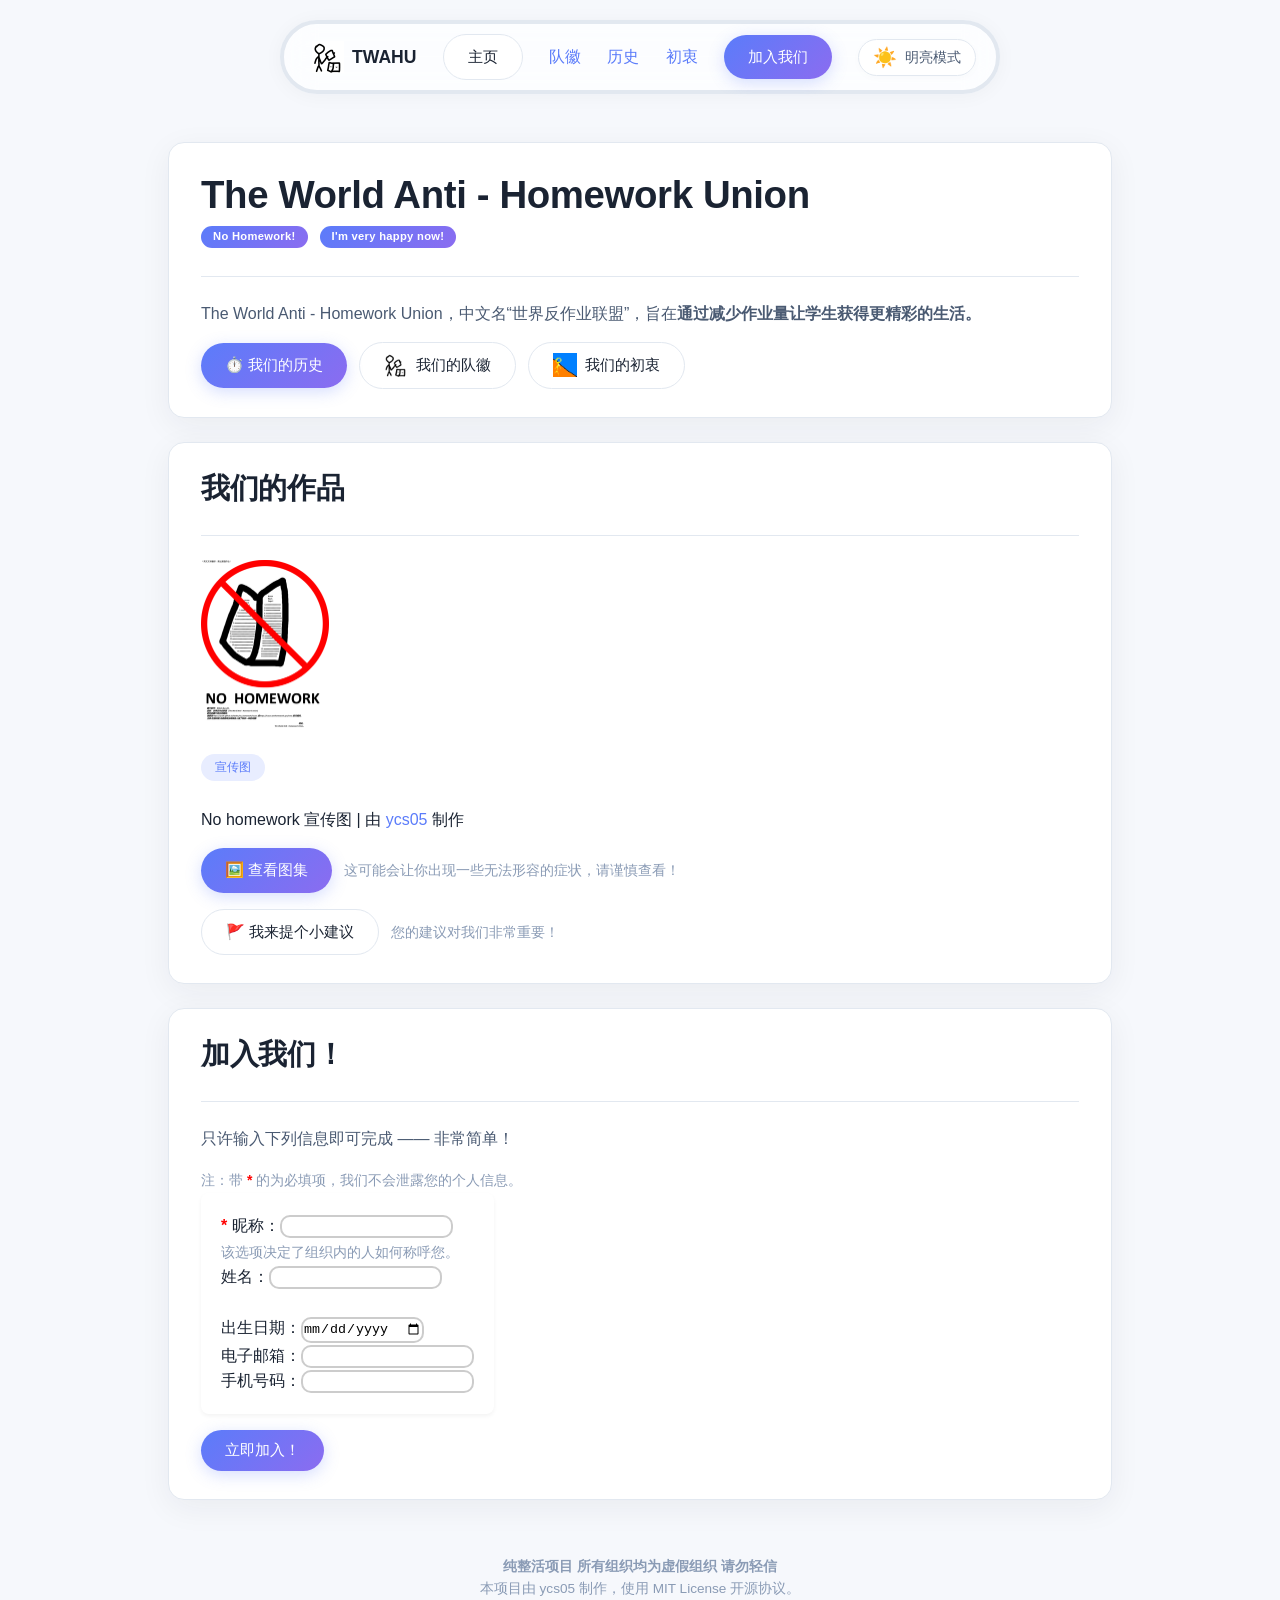
<file: index.html>
<!DOCTYPE HTML>
<html lang="zh-CN" data-theme="dark">
<head>
	<title>The World Anti - Homework Union | 世界反作业联盟</title>
	<meta charset="utf-8">
	<meta name="viewport" content="width=device-width, initial-scale=1.0">
	<meta name="description" content="世界反作业联盟（TWAHU，The World Anti - Homework Union），旨在通过减少作业量让学生获得更精彩的生活。">
	<meta name="keywords" content="反作业, Anti-homework">
	<link rel="icon" href="icon.png">
	<link rel="stylesheet" href="style.css">
</head>
<body>
	<nav class="navbar">
		<div class="logo">
		<img src="icon.png" width=32 height=32><strong>TWAHU</strong>
		</div>
		<a class="btn">主页</a>
		<a href="icon.png">队徽</a>
		<a href="history/index.html">历史</a>
		<a href="original_intention">初衷</a>
		<a href="#joinus" class="btn btn-primary">加入我们</a>
		<button class="theme-toggle" id="themeToggle">
            <span class="icon" id="themeIcon">🌙</span>
            <span id="themeLabel">暗黑模式</span>
        </button>
		<!--<a class="btn btn-outline" href="https://ycs05.github.io/home.html">返回到 <span class="btn btn-primary">ycs05 的个人网站</span></a>-->
	</nav>
	<main class="container">
        <section class="card">
            <h1><strong>The World Anti - Homework Union</strong></h1>
			<div class="card-header"><span class="badge">No Homework!</span><span class="badge">I'm very happy now!</span></div>
            <div class="divider"></div>
			<p>The World Anti - Homework Union，中文名“世界反作业联盟”，旨在<strong>通过减少作业量让学生获得更精彩的生活。</strong></p>
			<div class="flex mt-16">
				<a class="btn btn-primary" href="history/index.html">⏱️ 我们的历史</a>
				<a class="btn btn-outline" href="icon.png"><img src="icon.png" width=24 height=24> 我们的队徽</a>
				<a class="btn btn-outline" href=""><img src="original_intention_icon.png" width=24 height=24> 我们的初衷</a>
			</div>
        </section>
		<section class="card">
			<h2>我们的作品</h2>
			<div class="divider"></div>
			<img src="no_homework/NO HOMEWORK! By ycs05 - 3.0.png" width=128>
			<div class="flex mt-16">
				<span class="tag">宣传图</span>
			</div>
			<br>
			<span>No homework 宣传图 | 由 <a href="https://github.com/ycs05/">ycs05</a> 制作</span>
			<div class="flex mt-16">
				<a class="btn btn-primary" href="">🖼️ 查看图集</strong></a>
				<span class="text-muted text-sm">这可能会让你出现一些无法形容的症状，请谨慎查看！</span>
			</div>
			<div class="flex mt-16">
				<a class="btn" href="https://github.com/ycs05/messaround_nohomework/issues/new">🚩 我来提个小建议</a>
				<span class="text-muted text-sm">您的建议对我们非常重要！</span>
			</div>
		</section>
		<section class="card" id="joinus">
			<h2>加入我们！</h2>
			<div class="divider"></div>
			<p>只许输入下列信息即可完成 —— 非常简单！</p>
			<span class="text-muted text-sm">注：带 <strong style="color:red;">*</strong> 的为必填项，我们不会泄露您的个人信息。</span>
			<br>
			<form action="" method="post" class="form-row">
				<fieldset>
					<span><strong style="color:red;">*</strong> 昵称：</span><input>
					<br>
					<span class="text-muted text-sm">该选项决定了组织内的人如何称呼您。</span>
					<br>
					<span>姓名：</span><input name="fullname">
					<br><br>
					<span>出生日期：<input type="date"></span>
					<br>
					<span>电子邮箱：<input type="email" name="email" required></span>
					<br>
					<span>手机号码：<input type="tel" name="tel"></span>
				</fieldset>
			</form>
			<br><br>
			<button class="btn btn-primary" onclick="(async(btn)=>{btn.disabled=true;btn.innerText='正在注册……';await new Promise(r=>setTimeout(r,2000));alert('注册失败！\n原因：主站“https://userfiles.antihomework.gov/”访问失败。\n请尝试以下解决方案：\n1、切换网络。\n2、重启路由器或宽带。\n3、主站容易被 DDoS，可能需要等待一段时间才能进入。');btn.innerText='立即加入！';btn.disabled=false;})(this)">立即加入！</button>
		</section>
		<div class="footer">
			<strong><span>纯整活项目 所有组织均为虚假组织 请勿轻信</span></strong>
			<br>
			<span><a href="https://github.com/ycs05/messaround_nohomework/">本项目</a>由 <a href="https://github.com/ycs05">ycs05</a> 制作，使用 <a href="https://mit-license.org/">MIT License</a> 开源协议。</span>
		</div>
    </main>
	<script src="switchthememode.js"></script>
</body>
</file>
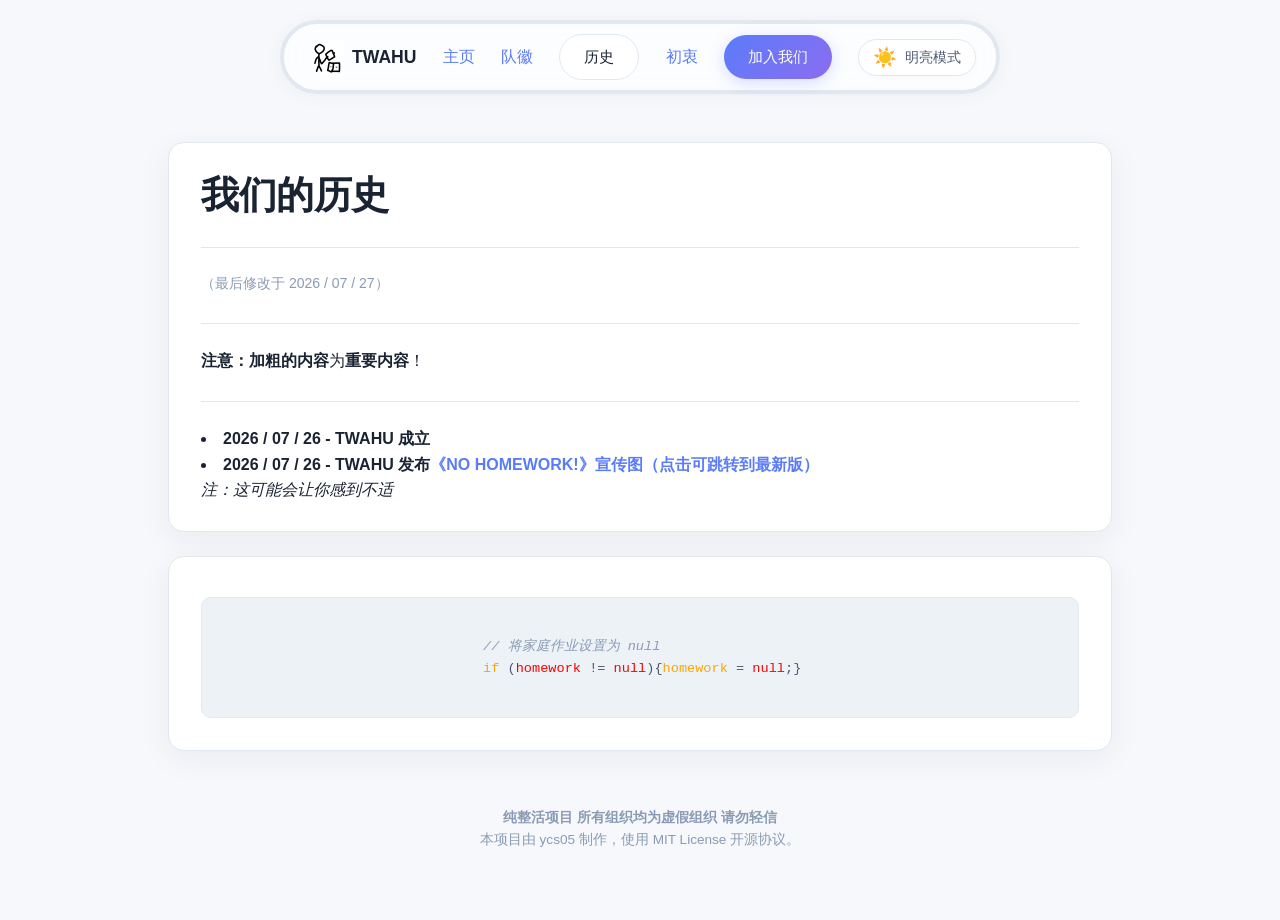
<file: history/index.html>
<!DOCTYPE HTML>
<html lang="zh-CN" data-theme="dark">
<head>
	<title>历史 - The World Anti - Homework Union | 世界反作业联盟</title>
	<meta charset="utf-8">
	<meta name="viewport" content="width=device-width, initial-scale=1.0">
	<link rel="icon" href="../icon.png">
	<link rel="stylesheet" href="../style.css">
</head>
<body>
	<nav class="navbar">
		<div class="logo">
		<img src="../icon.png" width=32 height=32><strong>TWAHU</strong>
		</div>
		<a href="../index.html">主页</a>
		<a href="../icon.png">队徽</a>
		<a class="btn">历史</a>
		<a href="../original_intention/index.html">初衷</a>
		<a href="../index.html#joinus" class="btn btn-primary">加入我们</a>
		<button class="theme-toggle" id="themeToggle">
            <span class="icon" id="themeIcon">🌙</span>
            <span id="themeLabel">暗黑模式</span>
        </button>
		<!--<a class="btn btn-outline" href="https://ycs05.github.io/home.html">返回到 <span class="btn btn-primary">ycs05 的个人网站</span></a>-->
	</nav>
	<main class="container">
		<section class="card">
			<h1><strong>我们的历史</strong></h1>
			<div class="divider"></div>
			<p class="text-muted text-sm">（最后修改于 2026 / 07 / 27）</p>
			<div class="divider"></div>
			<span><strong>注意：加粗的内容</strong>为<strong>重要内容</strong>！</span>
			<div class="divider"></div>
			<li><strong>2026 / 07 / 26 - TWAHU 成立</strong></li>
			<li><strong>2026 / 07 / 26 - TWAHU 发布<a href="../no_homework/NO HOMEWORK! By ycs05 - 3.0.png">《NO HOMEWORK!》宣传图（点击可跳转到最新版）</a></strong><br><i>注：这可能会让你感到不适</i></li>
		</section>
		<section class="card">
			<div class="code-block">
				<span class="comment">// 将家庭作业设置为 null</span>
				<span class="keyword" style="color:orange;" title="if - 只有当指定条件为 true 时，使用该语句来执行代码。">if</span><span> (<span class="keyword" style="color:red" title="变量 homework - 类型：annoything">homework</span> != <span class="keyword" style="color:red;" title="null 值特指未不存在任何对象值。它是 JavaScript 的原始值之一，且在布尔运算中被视为假值。">null</span>){<span class="keyword" style="color:orange;" title="变量 homework - 类型：annoything">homework</span> = <span class="keyword" style="color:red;" title="null 值特指未不存在任何对象值。它是 JavaScript 的原始值之一，且在布尔运算中被视为假值。">null</span>;}</span>
			</div>
		</section>
		<div class="footer">
			<strong><span>纯整活项目 所有组织均为虚假组织 请勿轻信</span></strong>
			<br>
			<span><a href="https://github.com/ycs05/messaround_nohomework/">本项目</a>由 <a href="https://github.com/ycs05">ycs05</a> 制作，使用 <a href="https://mit-license.org/">MIT License</a> 开源协议。</span>
		</div>
	</main>
	<script src="../switchthememode.js"></script>
</body>
</file>
<file: style.css>
:root {
  --bg-body: #f6f8fc;
  --bg-card: #ffffff;
  --bg-card-hover: #f0f4ff;
  --bg-nav: rgba(255, 255, 255, 0.72);
  --bg-code: #edf2f7;
  --text-primary: #1a2332;
  --text-secondary: #4a5a72;
  --text-muted: #8a9bb5;
  --text-on-primary: #ffffff;
  --border-light: #e2e8f0;
  --border-focus: #7c9bff;
  --shadow-card: 0 8px 32px rgba(26, 35, 50, 0.06);
  --shadow-card-hover: 0 16px 48px rgba(26, 35, 50, 0.10);
  --shadow-nav: 0 2px 20px rgba(26, 35, 50, 0.04);
  --accent: #5b7cfa;
  --accent-hover: #4a6ae6;
  --accent-light: #e8edff;
  --accent-gradient: linear-gradient(135deg, #5b7cfa, #8b6cf0);
  --radius: 16px;
  --radius-sm: 10px;
  --radius-full: 9999px;
  --transition: 0.3s cubic-bezier(0.4, 0, 0.2, 1);
}

[data-theme="dark"] {
  --bg-body: #0b0f1a;
  --bg-card: #161e2e;
  --bg-card-hover: #1f2a40;
  --bg-nav: rgba(11, 15, 26, 0.78);
  --bg-code: #1a2438;
  --text-primary: #edf2f9;
  --text-secondary: #b0c4dd;
  --text-muted: #6e85a8;
  --text-on-primary: #0b0f1a;
  --border-light: #26304a;
  --border-focus: #7c9bff;
  --shadow-card: 0 8px 32px rgba(0, 0, 0, 0.50);
  --shadow-card-hover: 0 16px 48px rgba(0, 0, 0, 0.60);
  --shadow-nav: 0 2px 20px rgba(0, 0, 0, 0.30);
  --accent: #6d8cff;
  --accent-hover: #5b7cfa;
  --accent-light: #1a274a;
  --accent-gradient: linear-gradient(135deg, #6d8cff, #a07cf0);
}

*,
*::before,
*::after {
  box-sizing: border-box;
  margin: 0;
  padding: 0;
}

html {
  scroll-behavior: smooth;
}

body {
  font-family: 'Inter', -apple-system, BlinkMacSystemFont, 'Segoe UI', Roboto, Helvetica, Arial, sans-serif;
  background-color: var(--bg-body);
  color: var(--text-primary);
  line-height: 1.6;
  transition: background-color var(--transition), color var(--transition);
  min-height: 100vh;
  padding: 0 24px 60px;
  -webkit-font-smoothing: antialiased;
  -moz-osx-font-smoothing: grayscale;
}

h1,
h2,
h3,
h4 {
  font-weight: 600;
  line-height: 1.25;
  letter-spacing: -0.01em;
  color: var(--text-primary);
  transition: color var(--transition);
}

h1 {
  font-size: 2.4rem;
  margin-bottom: 0.4rem;
}

h2 {
  font-size: 1.8rem;
  margin-bottom: 1rem;
}

h3 {
  font-size: 1.2rem;
  margin-bottom: 0.6rem;
}

p {
  color: var(--text-secondary);
  transition: color var(--transition);
  margin-bottom: 1rem;
}

a {
  color: var(--accent);
  text-decoration: none;
  transition: color var(--transition);
}

a:hover {
  color: var(--accent-hover);
}

.container {
  max-width: 960px;
  margin: 0 auto;
  padding: 0 8px;
}

.navbar {
  position: sticky;
  top: 16px;
  z-index: 100;
  background: var(--bg-nav);
  backdrop-filter: blur(16px) saturate(180%);
  -webkit-backdrop-filter: blur(16px) saturate(180%);
  border: 4px solid var(--border-light);
  border-radius: var(--radius-full);
  padding: 10px 20px 10px 28px;
  margin: 20px auto 48px;
  max-width: 720px;
  display: flex;
  align-items: center;
  justify-content: space-between;
  box-shadow: var(--shadow-nav);
  transition: background var(--transition), border-color var(--transition), box-shadow var(--transition);
}

.navbar .logo {
  font-weight: 600;
  font-size: 1.1rem;
  color: var(--text-primary);
  display: flex;
  align-items: center;
  gap: 8px;
  transition: color var(--transition);
}

.navbar .logo span {
  background: var(--accent-gradient);
  -webkit-background-clip: text;
  -webkit-text-fill-color: transparent;
  background-clip: text;
}

.theme-toggle {
  background: var(--bg-card);
  border: 1px solid var(--border-light);
  border-radius: var(--radius-full);
  padding: 8px 14px;
  font-size: 0.9rem;
  font-weight: 500;
  color: var(--text-secondary);
  cursor: pointer;
  display: flex;
  align-items: center;
  gap: 8px;
  transition: all var(--transition);
  box-shadow: 0 2px 8px rgba(0, 0, 0, 0.02);
  font-family: inherit;
}

.theme-toggle:hover {
  background: var(--bg-card-hover);
  border-color: var(--border-focus);
  color: var(--text-primary);
  transform: scale(1.02);
}

.theme-toggle:active {
  transform: scale(0.96);
}

.theme-toggle .icon {
  font-size: 1.2rem;
  line-height: 1;
  transition: transform 0.4s ease;
}

.theme-toggle .icon.spin {
  transform: rotate(360deg);
}

.card {
  background: var(--bg-card);
  border-radius: var(--radius);
  padding: 28px 32px;
  margin-bottom: 24px;
  border: 1px solid var(--border-light);
  box-shadow: var(--shadow-card);
  transition: all var(--transition);
}

.card:hover {
  box-shadow: var(--shadow-card-hover);
  border-color: var(--border-focus);
}

.card-header {
  display: flex;
  align-items: center;
  gap: 12px;
  margin-bottom: 16px;
}

.card-header .badge {
  background: var(--accent-gradient);
  color: #fff;
  font-size: 0.7rem;
  font-weight: 600;
  padding: 2px 12px;
  border-radius: var(--radius-full);
  letter-spacing: 0.3px;
}

.code-block {
  background: var(--bg-code);
  border-radius: var(--radius-sm);
  padding: 16px 20px;
  font-family: 'JetBrains Mono', 'Fira Code', monospace;
  font-size: 0.85rem;
  overflow-x: auto;
  color: var(--text-secondary);
  border: 1px solid var(--border-light);
  transition: background var(--transition), color var(--transition), border-color var(--transition);
  margin: 12px 0 4px;
  white-space: pre-wrap;
  word-break: break-word;
}

.code-block .comment {
  color: var(--text-muted);
  font-style: italic;
}

.code-block .keyword {
  color: var(--accent);
  font-weight: 500;
}

.btn {
  display: inline-flex;
  align-items: center;
  gap: 8px;
  padding: 10px 24px;
  border-radius: var(--radius-full);
  font-weight: 500;
  font-size: 0.95rem;
  font-family: inherit;
  border: none;
  cursor: pointer;
  transition: all var(--transition);
  background: var(--bg-card);
  color: var(--text-primary);
  border: 1px solid var(--border-light);
}

.btn-primary {
  background: var(--accent-gradient);
  color: var(--text-on-primary);
  border: none;
  box-shadow: 0 4px 16px rgba(91, 124, 250, 0.25);
}

.btn-primary:hover {
  transform: translateY(-2px);
  box-shadow: 0 8px 28px rgba(91, 124, 250, 1);
  color: #fff;
}

.btn-primary:active {
  transform: translateY(0);
}

.btn-outline {
  background: transparent;
  border: 1px solid var(--border-light);
}

.btn-outline:hover {
  background: var(--bg-card-hover);
  border-color: var(--border-focus);
}

.tag {
  display: inline-block;
  padding: 4px 14px;
  border-radius: var(--radius-full);
  font-size: 0.75rem;
  font-weight: 500;
  background: var(--accent-light);
  color: var(--accent);
  transition: background var(--transition), color var(--transition);
}

.divider {
  height: 1px;
  background: var(--border-light);
  margin: 28px 0 24px;
  transition: background var(--transition);
}

.footer {
  text-align: center;
  padding: 32px 0 8px;
  color: var(--text-muted);
  font-size: 0.85rem;
  transition: color var(--transition);
}

.footer a {
  color: var(--text-muted);
}

.footer a:hover {
  color: var(--accent);
}

.flex {
  display: flex;
  align-items: center;
  gap: 12px;
  flex-wrap: wrap;
}

.flex-center {
  justify-content: center;
}

.gap-8 {
  gap: 8px;
}

.mt-8 {
  margin-top: 8px;
}

.mt-16 {
  margin-top: 16px;
}

.mb-8 {
  margin-bottom: 8px;
}

.text-muted {
  color: var(--text-muted);
}

.text-sm {
  font-size: 0.875rem;
}

@media (max-width: 640px) {
  body {
    padding: 0 16px 40px;
  }
  h1 {
    font-size: 1.8rem;
  }
  h2 {
    font-size: 1.4rem;
  }
  .card {
    padding: 20px 18px;
  }
  .navbar {
    padding: 8px 16px 8px 20px;
    margin: 12px auto 32px;
    max-width: 100%;
  }
  .navbar .logo {
    font-size: 0.95rem;
  }
  .theme-toggle {
    padding: 6px 12px;
    font-size: 0.8rem;
  }
  .theme-toggle .icon {
    font-size: 1rem;
  }
}

@media (max-width: 400px) {
  .navbar .logo span {
    display: none;
  }
}

::-webkit-scrollbar {
  width: 6px;
}

::-webkit-scrollbar-track {
  background: var(--bg-body);
}

::-webkit-scrollbar-thumb {
  background: var(--border-light);
  border-radius: var(--radius-full);
}

::-webkit-scrollbar-thumb:hover {
  background: var(--text-muted);
}

::selection {
  background: var(--accent);
  color: #fff;
}

.theme-transitioning * {
  transition: none !important;
}

fieldset {
	border: 0px;
	border-radius: 8px;
	padding: 20px;
	margin-bottom: -50px;
	box-shadow: 0 2px 4px rgba(0,0,0,0.05);
}
.form-row { display: flex; flex-wrap: wrap; gap: 10px 20px; margin-bottom: 15px; align-items: center; }
.form-row input, .form-row select, .form-row datalist { flex: 1; min-width: 0px; padding: 2px 0px; border: 2px solid #ccc; border-radius: 10px; }
</file>
